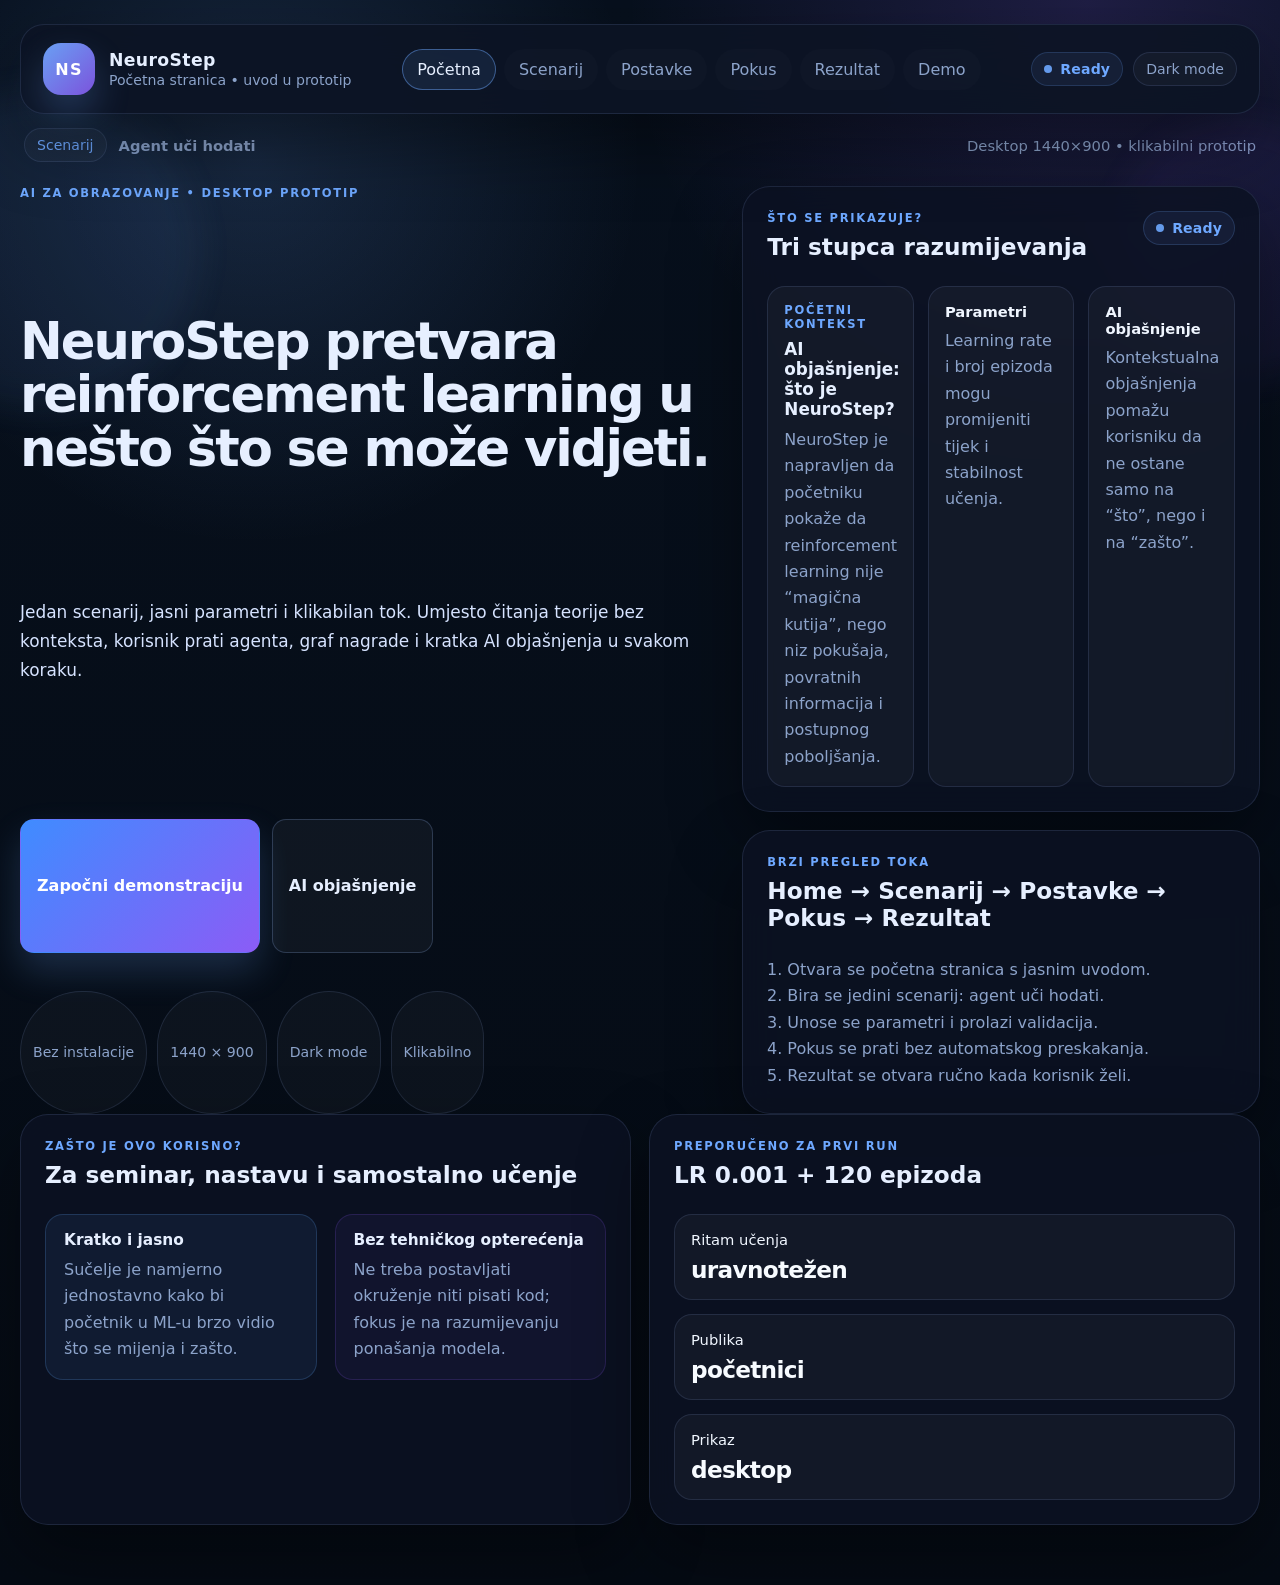
<file: index.html>
<!doctype html>
<html lang="hr">
  <head>
    <meta charset="UTF-8" />
    <meta name="viewport" content="width=device-width, initial-scale=1.0" />
    <title>Početna • NeuroStep</title>
    <meta name="description" content="NeuroStep početna stranica s uvodom u klikalni RL prototip." />
    <meta name="theme-color" content="#08111f" />
    <link rel="stylesheet" href="./css/styles.css" />
  </head>
  <body data-page="home">
    <div class="bg-orb bg-orb-1"></div>
    <div class="bg-orb bg-orb-2"></div>
    <div id="chrome"></div>
    <main id="app" class="page-shell"></main>
    <script type="module" src="./js/pages/home.js"></script>
  </body>
</html>
</file>
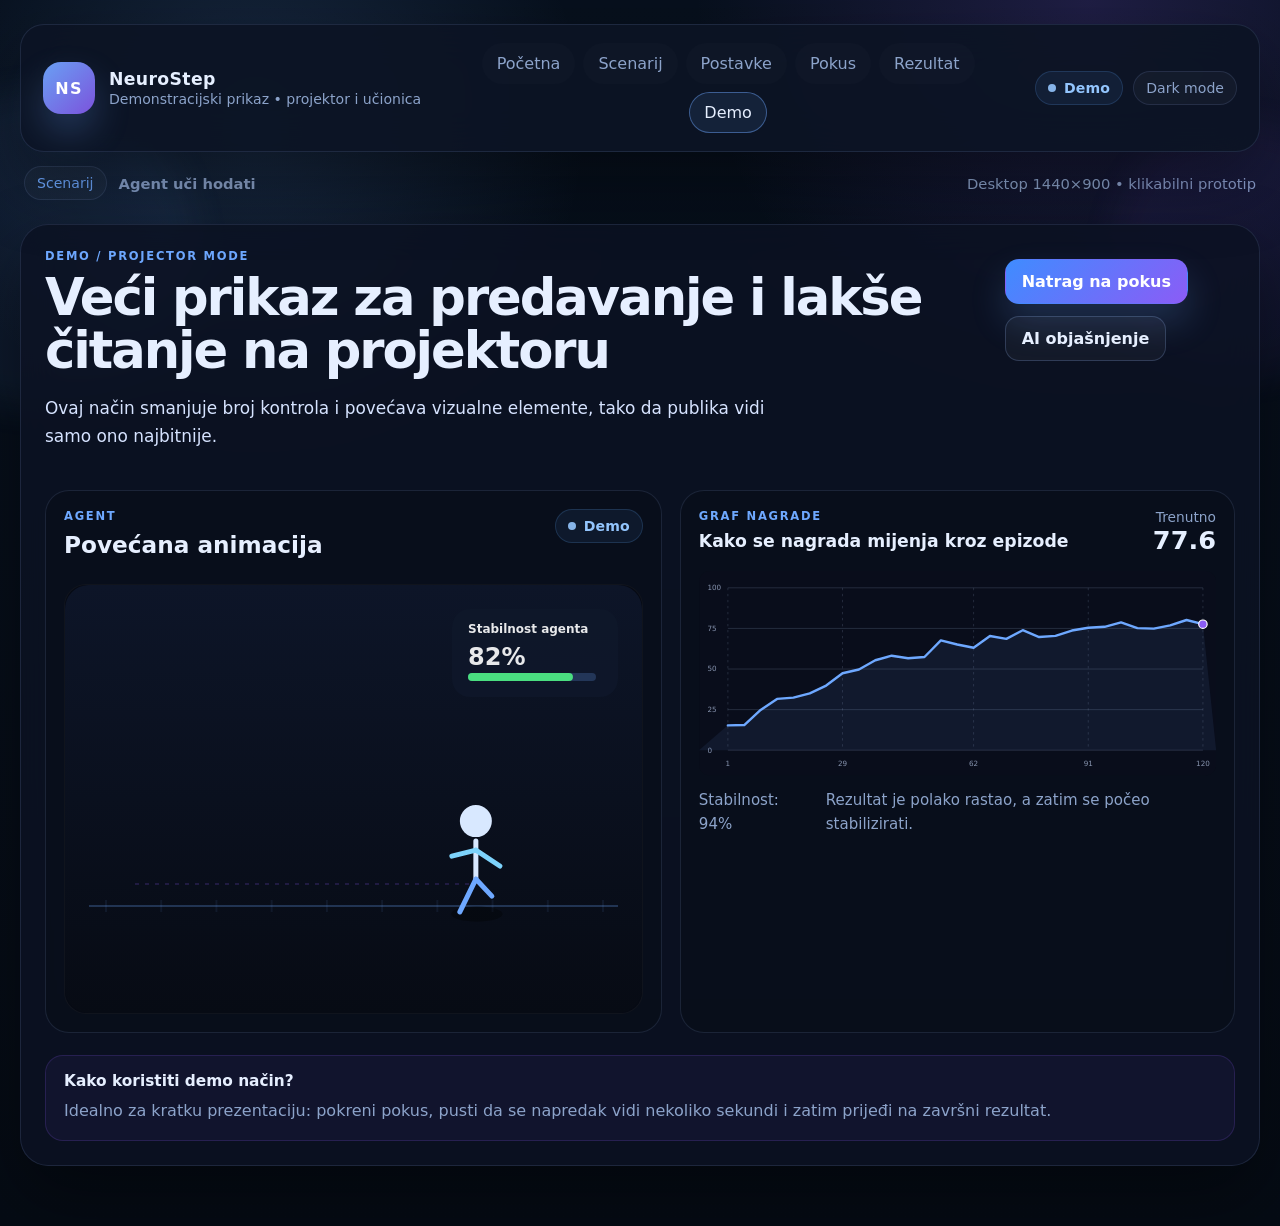
<file: demo.html>
<!doctype html>
<html lang="hr">
  <head>
    <meta charset="UTF-8" />
    <meta name="viewport" content="width=device-width, initial-scale=1.0" />
    <title>Demonstracijski prikaz • NeuroStep</title>
    <meta name="description" content="Veći prikaz za projektor i nastavu." />
    <meta name="theme-color" content="#08111f" />
    <link rel="stylesheet" href="./css/styles.css" />
  </head>
  <body data-page="demo">
    <div class="bg-orb bg-orb-1"></div>
    <div class="bg-orb bg-orb-2"></div>
    <div id="chrome"></div>
    <main id="app" class="page-shell"></main>
    <script type="module" src="./js/pages/demo.js"></script>
  </body>
</html>
</file>
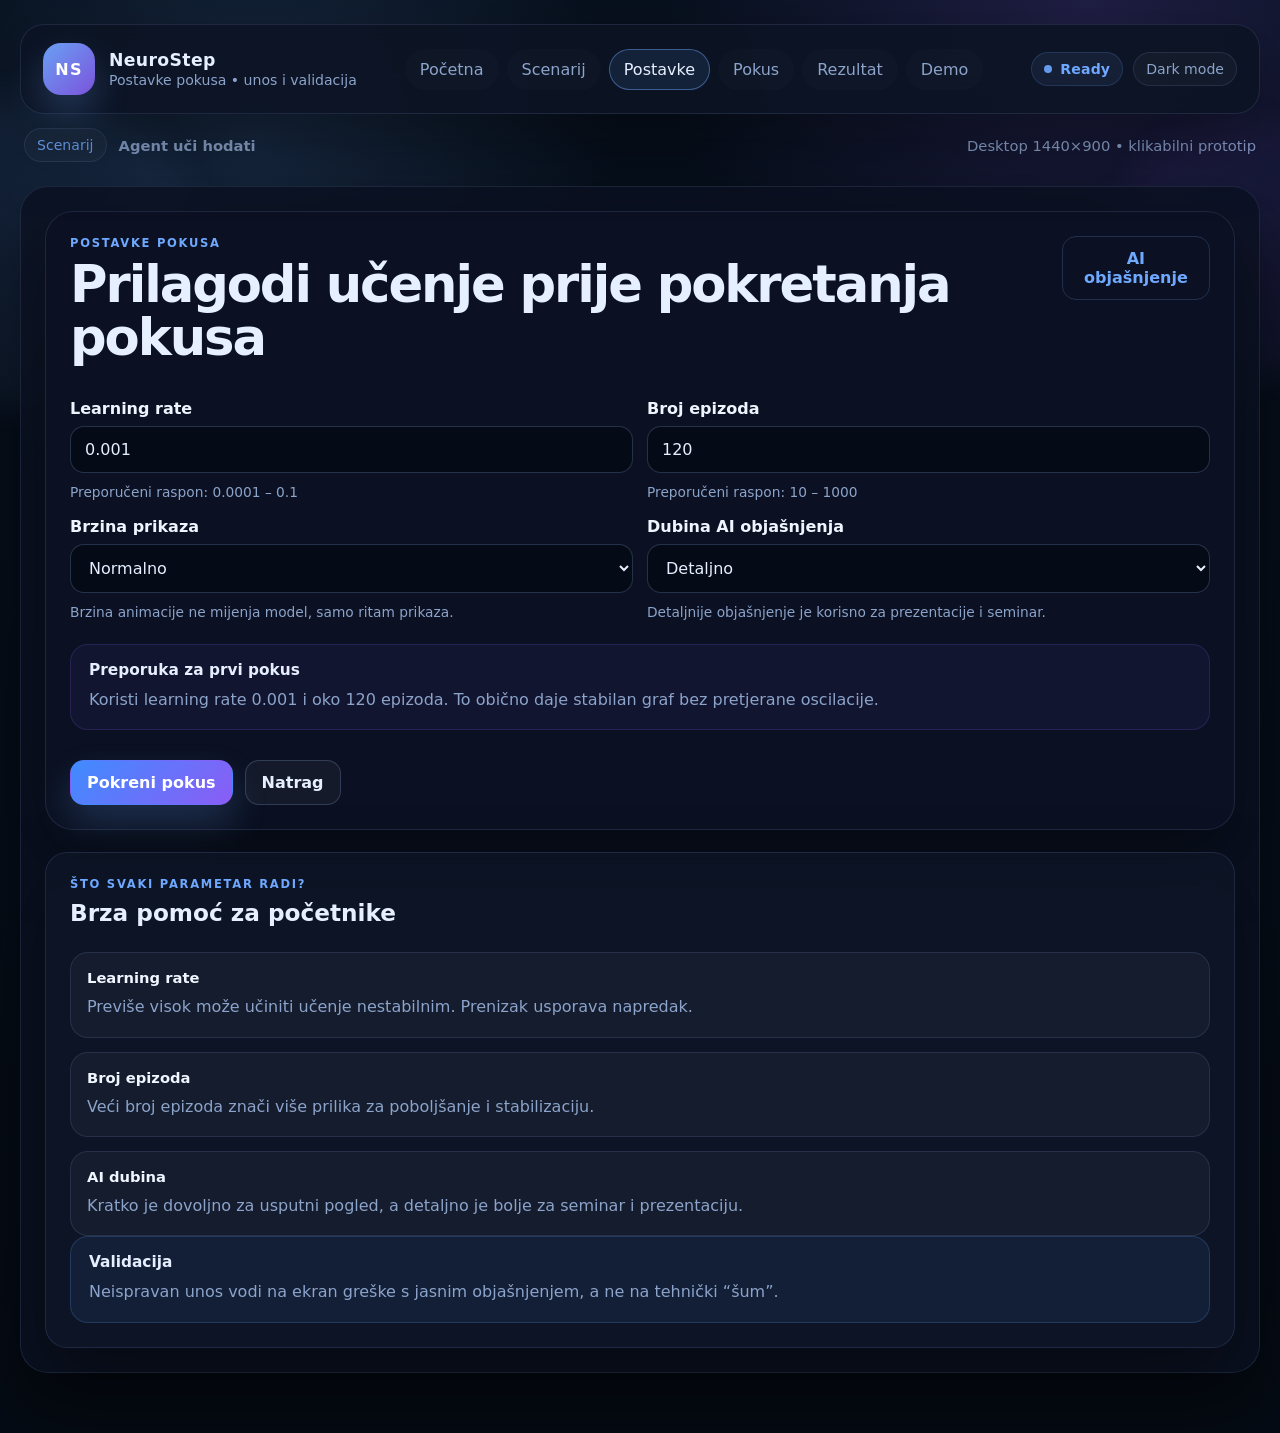
<file: experiment-settings.html>
<!doctype html>
<html lang="hr">
  <head>
    <meta charset="UTF-8" />
    <meta name="viewport" content="width=device-width, initial-scale=1.0" />
    <title>Postavke pokusa • NeuroStep</title>
    <meta name="description" content="Unos parametara i validacija pokusa u NeuroStepu." />
    <meta name="theme-color" content="#08111f" />
    <link rel="stylesheet" href="./css/styles.css" />
  </head>
  <body data-page="experiment-settings">
    <div class="bg-orb bg-orb-1"></div>
    <div class="bg-orb bg-orb-2"></div>
    <div id="chrome"></div>
    <main id="app" class="page-shell"></main>
    <script type="module" src="./js/pages/settings.js"></script>
  </body>
</html>
</file>
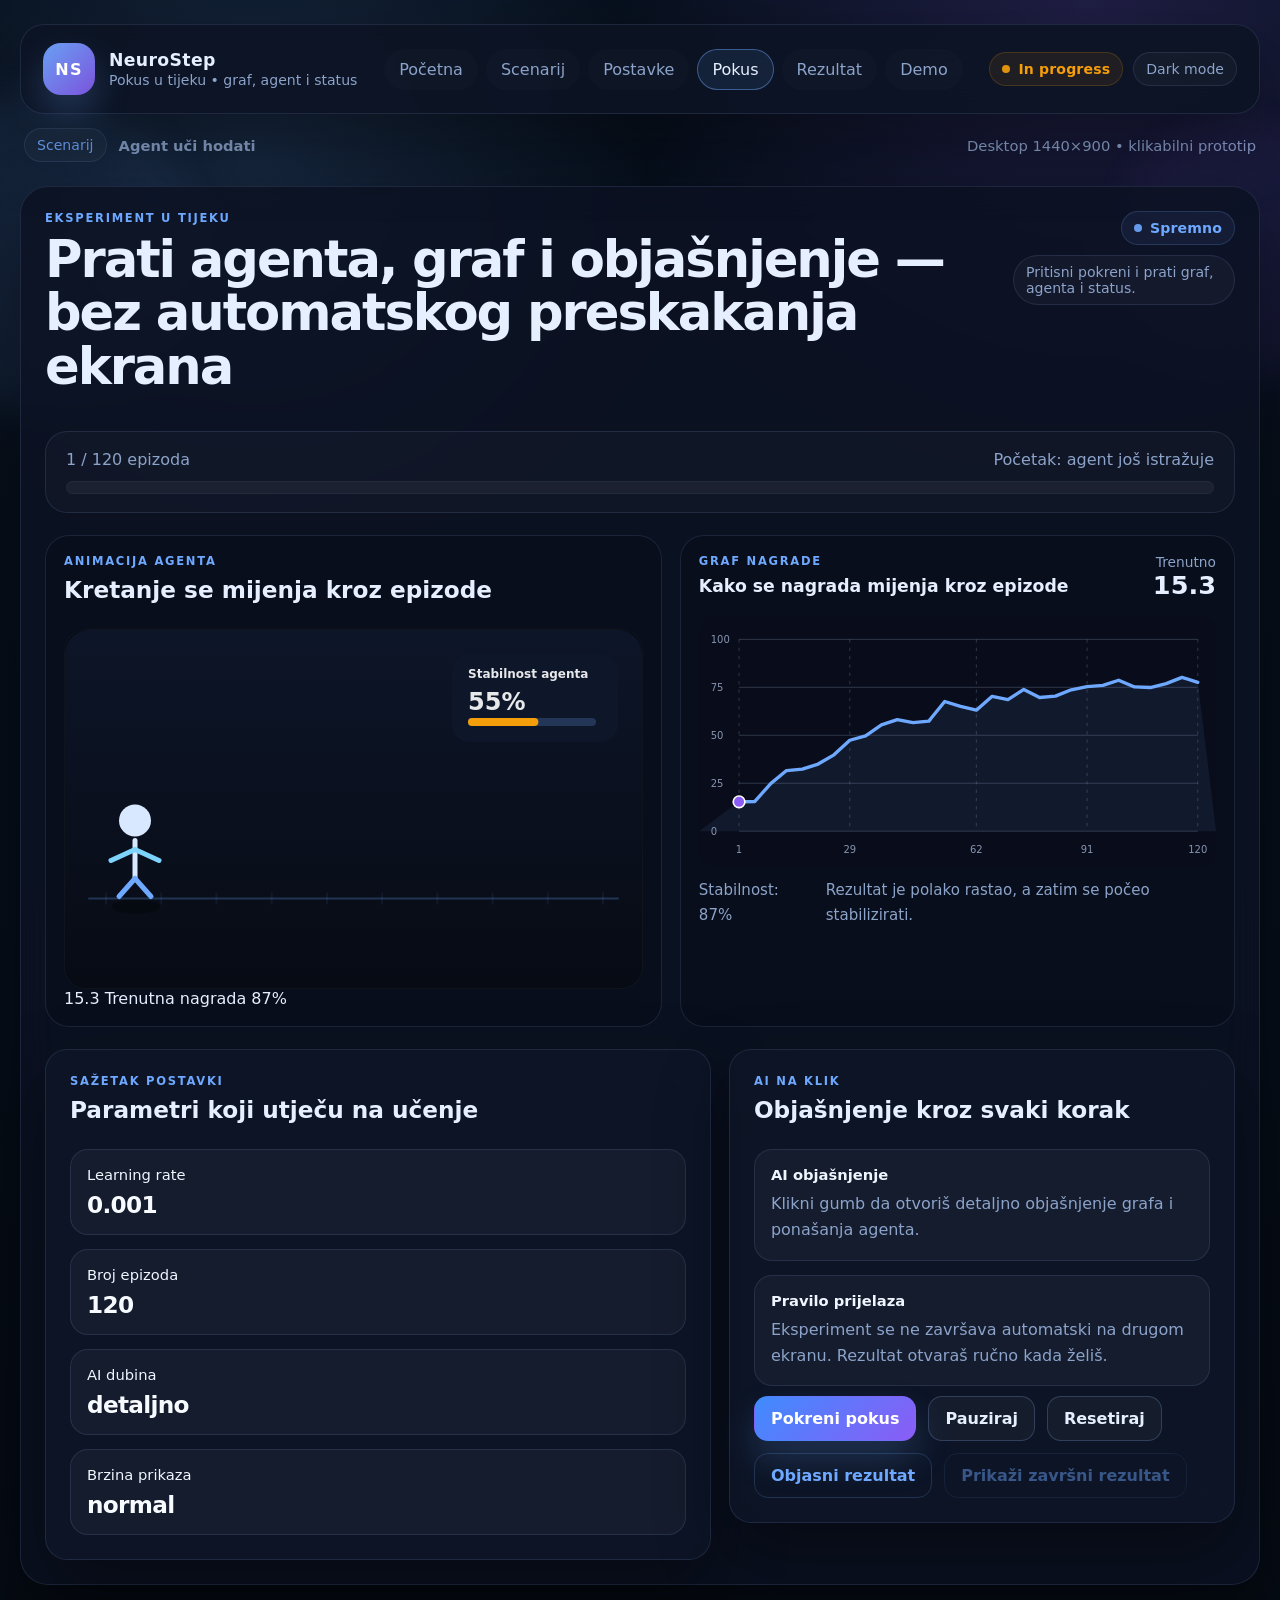
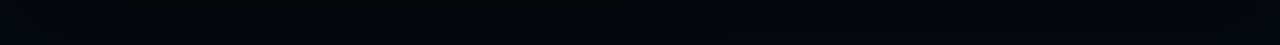
<file: experiment.html>
<!doctype html>
<html lang="hr">
  <head>
    <meta charset="UTF-8" />
    <meta name="viewport" content="width=device-width, initial-scale=1.0" />
    <title>Pokus u tijeku • NeuroStep</title>
    <meta name="description" content="Praćenje agenta, grafa i statusa tijekom učenja." />
    <meta name="theme-color" content="#08111f" />
    <link rel="stylesheet" href="./css/styles.css" />
  </head>
  <body data-page="experiment">
    <div class="bg-orb bg-orb-1"></div>
    <div class="bg-orb bg-orb-2"></div>
    <div id="chrome"></div>
    <main id="app" class="page-shell"></main>
    <script type="module" src="./js/pages/experiment.js"></script>
  </body>
</html>
</file>
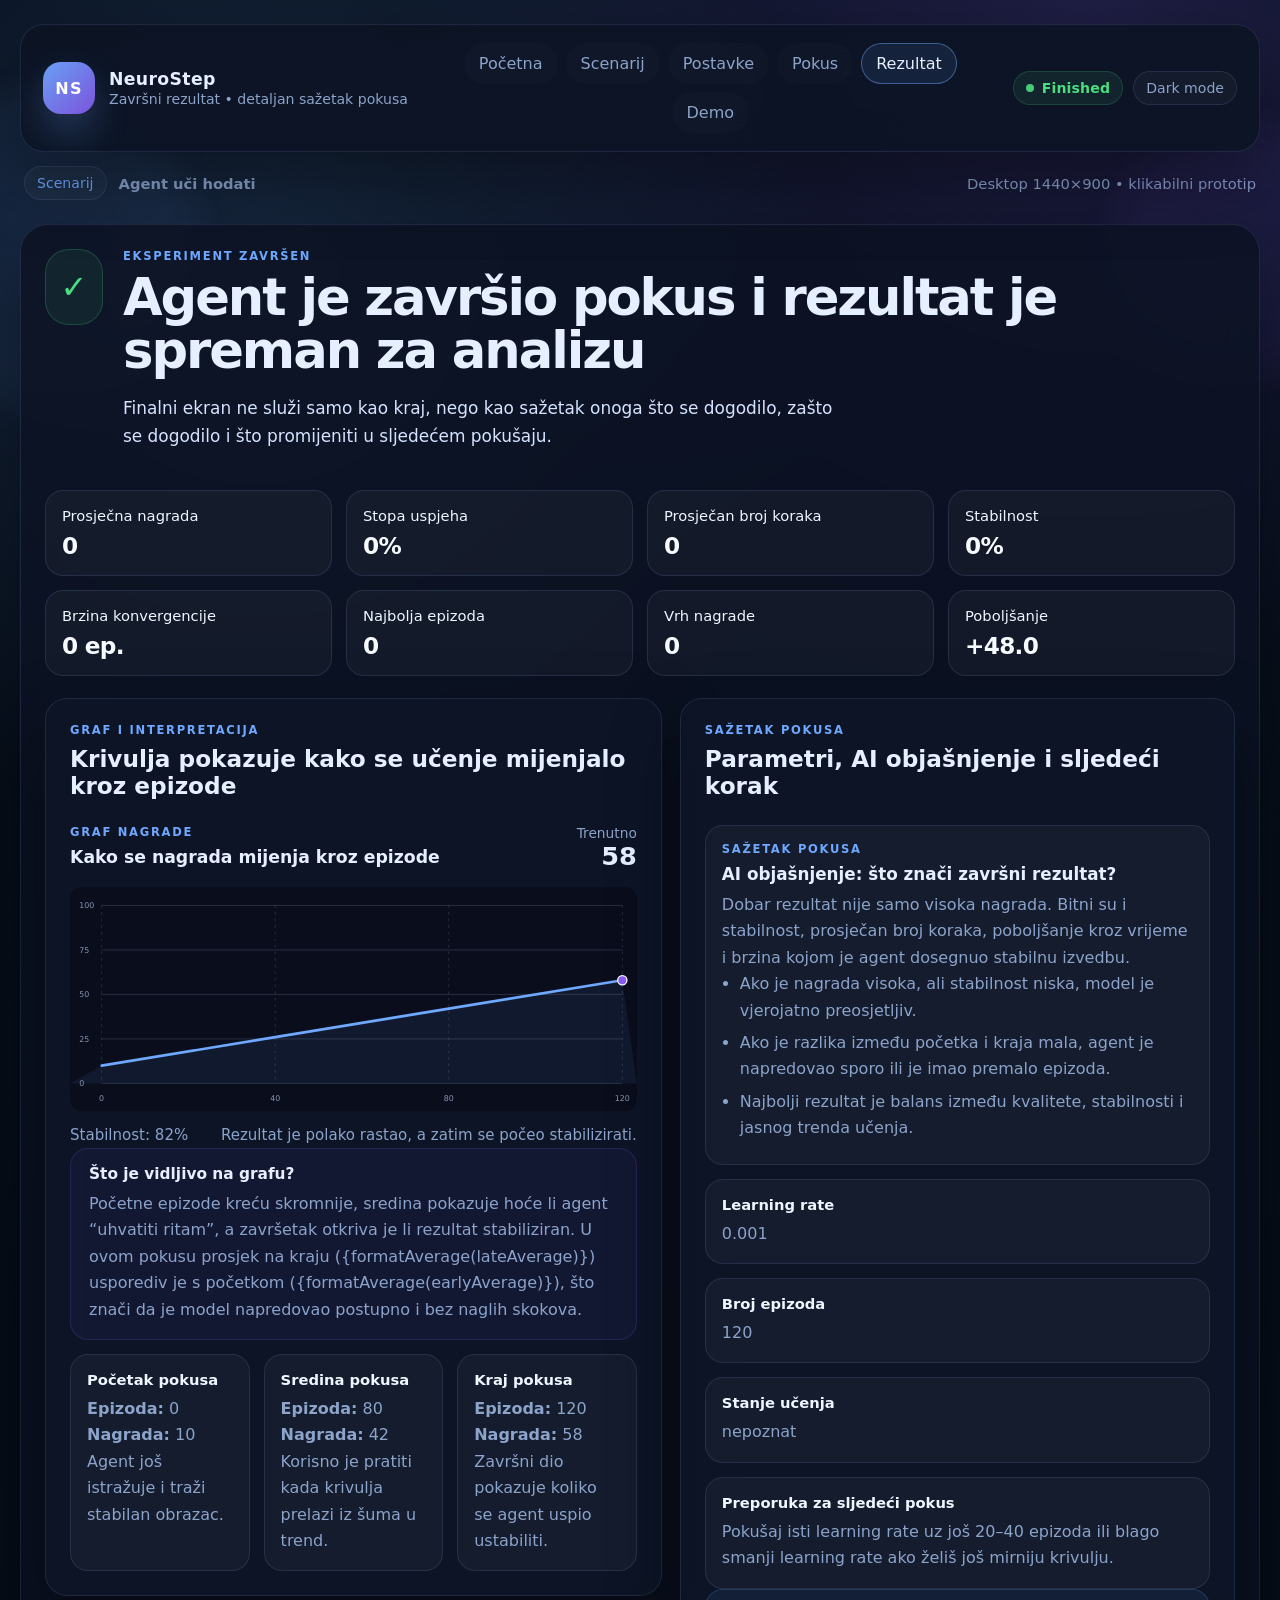
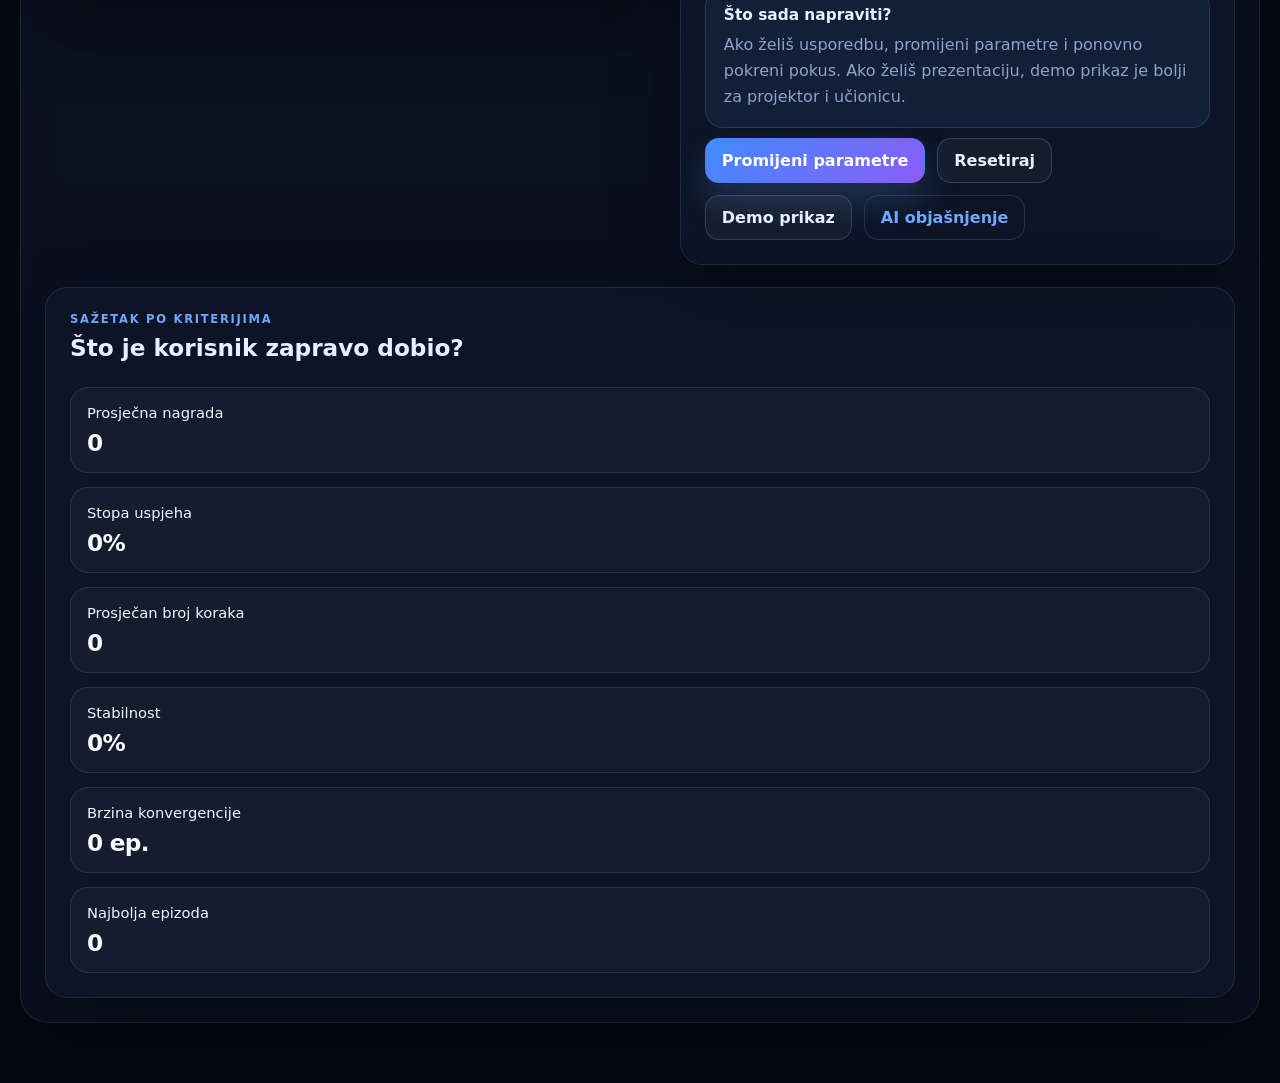
<file: result.html>
<!doctype html>
<html lang="hr">
  <head>
    <meta charset="UTF-8" />
    <meta name="viewport" content="width=device-width, initial-scale=1.0" />
    <title>Završni rezultat • NeuroStep</title>
    <meta name="description" content="Detaljan sažetak rezultata eksperimenta i interpretacija." />
    <meta name="theme-color" content="#08111f" />
    <link rel="stylesheet" href="./css/styles.css" />
  </head>
  <body data-page="result">
    <div class="bg-orb bg-orb-1"></div>
    <div class="bg-orb bg-orb-2"></div>
    <div id="chrome"></div>
    <main id="app" class="page-shell"></main>
    <script type="module" src="./js/pages/result.js"></script>
  </body>
</html>
</file>
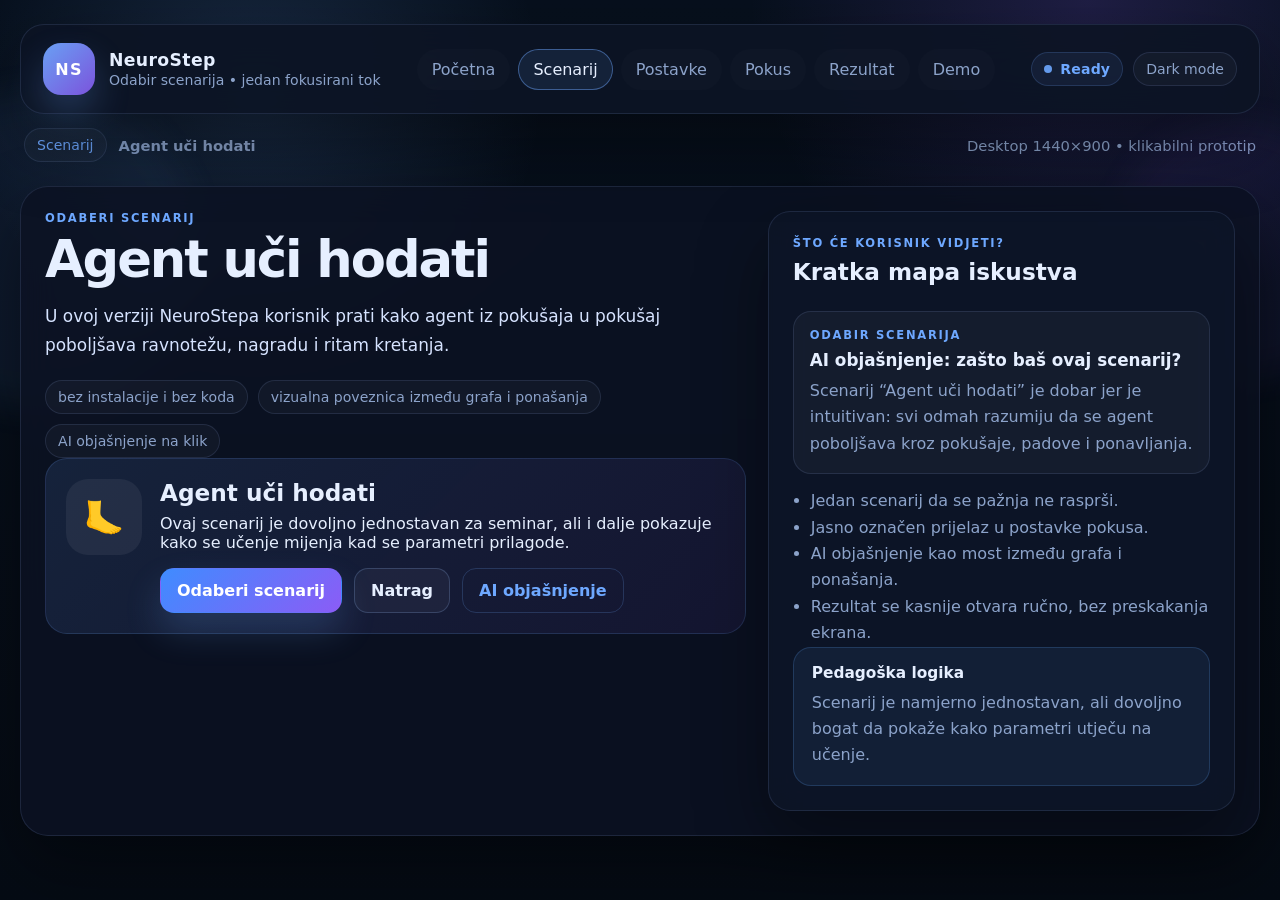
<file: scenario-selection.html>
<!doctype html>
<html lang="hr">
  <head>
    <meta charset="UTF-8" />
    <meta name="viewport" content="width=device-width, initial-scale=1.0" />
    <title>Odabir scenarija • NeuroStep</title>
    <meta name="description" content="Odabir scenarija Agent uči hodati." />
    <meta name="theme-color" content="#08111f" />
    <link rel="stylesheet" href="./css/styles.css" />
  </head>
  <body data-page="scenario-selection">
    <div class="bg-orb bg-orb-1"></div>
    <div class="bg-orb bg-orb-2"></div>
    <div id="chrome"></div>
    <main id="app" class="page-shell"></main>
    <script type="module" src="./js/pages/scenario.js"></script>
  </body>
</html>
</file>
<file: css/styles.css>
:root {
  color-scheme: dark;
  --bg: #08111f;
  --bg-soft: #0d1627;
  --panel: rgba(12, 19, 35, 0.84);
  --panel-strong: rgba(16, 24, 43, 0.96);
  --border: rgba(140, 170, 230, 0.14);
  --border-strong: rgba(140, 170, 230, 0.24);
  --text: #e6efff;
  --muted: #8ca3ca;
  --muted-soft: #64789c;
  --primary: #6ea8ff;
  --primary-strong: #3f8cff;
  --secondary: #8b5cf6;
  --success: #4ade80;
  --warning: #f59e0b;
  --danger: #ef4444;
  --info: #60a5fa;
  --shadow: 0 30px 70px rgba(0, 0, 0, 0.38);
  --radius-xl: 28px;
  --radius-lg: 22px;
  --radius-md: 16px;
  --radius-sm: 12px;
  --container: 1240px;
  --font: Inter, ui-sans-serif, system-ui, -apple-system, BlinkMacSystemFont, "Segoe UI", sans-serif;
}

* {
  box-sizing: border-box;
}

html,
body {
  min-height: 100%;
}

body {
  margin: 0;
  font-family: var(--font);
  background:
    radial-gradient(circle at 20% 10%, rgba(110, 168, 255, 0.16), transparent 22%),
    radial-gradient(circle at 85% 0%, rgba(139, 92, 246, 0.18), transparent 24%),
    linear-gradient(180deg, #07101d 0%, #050b14 100%);
  color: var(--text);
  overflow-x: hidden;
}

body.modal-open {
  overflow: hidden;
}

a {
  color: inherit;
  text-decoration: none;
}

button,
input,
select {
  font: inherit;
}

.page-shell {
  width: min(var(--container), calc(100vw - 40px));
  margin: 0 auto 60px;
  position: relative;
  z-index: 1;
}

.bg-orb {
  position: fixed;
  pointer-events: none;
  filter: blur(18px);
  opacity: 0.75;
  z-index: 0;
}

.bg-orb-1 {
  width: 320px;
  height: 320px;
  background: rgba(110, 168, 255, 0.1);
  top: 90px;
  left: -120px;
  border-radius: 50%;
}

.bg-orb-2 {
  width: 260px;
  height: 260px;
  background: rgba(139, 92, 246, 0.09);
  top: 120px;
  right: -90px;
  border-radius: 50%;
}

.topbar {
  width: min(var(--container), calc(100vw - 40px));
  margin: 24px auto 14px;
  padding: 18px 22px;
  display: flex;
  align-items: center;
  gap: 18px;
  justify-content: space-between;
  background: rgba(13, 20, 36, 0.92);
  border: 1px solid var(--border);
  border-radius: 24px;
  box-shadow: var(--shadow);
  backdrop-filter: blur(20px);
  position: sticky;
  top: 16px;
  z-index: 30;
}

.brand {
  display: flex;
  align-items: center;
  gap: 14px;
  min-width: 210px;
}

.brand-mark {
  width: 52px;
  height: 52px;
  border-radius: 18px;
  display: grid;
  place-items: center;
  background: linear-gradient(135deg, rgba(110, 168, 255, 0.95), rgba(139, 92, 246, 0.88));
  color: white;
  font-weight: 800;
  letter-spacing: 0.08em;
  box-shadow: 0 18px 36px rgba(110, 168, 255, 0.24);
}

.brand-title {
  font-size: 1.08rem;
  font-weight: 800;
  letter-spacing: 0.02em;
}

.brand-subtitle {
  color: var(--muted);
  font-size: 0.88rem;
  margin-top: 2px;
}

.nav {
  display: flex;
  flex-wrap: wrap;
  gap: 8px;
  justify-content: center;
  flex: 1;
}

.nav-link {
  padding: 10px 14px;
  color: var(--muted);
  border-radius: 999px;
  border: 1px solid transparent;
  transition: 0.18s ease;
  background: rgba(255, 255, 255, 0.01);
}

.nav-link:hover {
  border-color: var(--border-strong);
  color: var(--text);
  background: rgba(255, 255, 255, 0.03);
}

.nav-link.is-active {
  color: var(--text);
  border-color: rgba(110, 168, 255, 0.45);
  background: rgba(110, 168, 255, 0.1);
}

.chrome-meta {
  display: flex;
  align-items: center;
  gap: 10px;
}

.theme-pill,
.pill,
.crumb {
  display: inline-flex;
  align-items: center;
  gap: 8px;
  border: 1px solid var(--border);
  background: rgba(255, 255, 255, 0.03);
  color: var(--muted);
  border-radius: 999px;
  padding: 8px 12px;
  font-size: 0.88rem;
}

.crumb {
  color: var(--primary);
}

.status-chip {
  display: inline-flex;
  align-items: center;
  gap: 8px;
  border-radius: 999px;
  padding: 8px 12px;
  font-size: 0.88rem;
  font-weight: 700;
  letter-spacing: 0.01em;
  border: 1px solid transparent;
}

.status-chip::before {
  content: '';
  width: 8px;
  height: 8px;
  border-radius: 50%;
  background: currentColor;
  opacity: 0.9;
}

.tone-ready {
  color: var(--primary);
  background: rgba(110, 168, 255, 0.08);
  border-color: rgba(110, 168, 255, 0.18);
}

.tone-success {
  color: var(--success);
  background: rgba(74, 222, 128, 0.08);
  border-color: rgba(74, 222, 128, 0.18);
}

.tone-warning {
  color: var(--warning);
  background: rgba(245, 158, 11, 0.08);
  border-color: rgba(245, 158, 11, 0.18);
}

.tone-error {
  color: var(--danger);
  background: rgba(239, 68, 68, 0.08);
  border-color: rgba(239, 68, 68, 0.18);
}

.tone-info {
  color: #93c5fd;
  background: rgba(96, 165, 250, 0.08);
  border-color: rgba(96, 165, 250, 0.18);
}

.subheader {
  width: min(var(--container), calc(100vw - 40px));
  margin: 0 auto 24px;
  padding: 0 4px;
  display: flex;
  align-items: center;
  justify-content: space-between;
  color: var(--muted);
  font-size: 0.92rem;
}

.subheader-left,
.subheader-right {
  display: flex;
  align-items: center;
  gap: 12px;
}

.panel {
  background: var(--panel);
  border: 1px solid var(--border);
  border-radius: var(--radius-xl);
  padding: 24px;
  box-shadow: var(--shadow);
  backdrop-filter: blur(18px);
}

.panel.nested {
  background: rgba(15, 23, 42, 0.66);
  border-radius: var(--radius-lg);
}

.panel-head {
  display: flex;
  align-items: flex-start;
  justify-content: space-between;
  gap: 16px;
  margin-bottom: 18px;
}

.eyebrow {
  text-transform: uppercase;
  letter-spacing: 0.15em;
  color: var(--primary);
  font-size: 0.72rem;
  font-weight: 800;
  margin-bottom: 8px;
}

h1,
h2,
h3,
p {
  margin-top: 0;
}

h1 {
  font-size: clamp(2rem, 4vw, 4rem);
  line-height: 1.04;
  letter-spacing: -0.04em;
  margin-bottom: 16px;
}

h2 {
  font-size: 1.45rem;
  margin-bottom: 8px;
}

h3 {
  font-size: 1.08rem;
  margin-bottom: 8px;
}

.lead {
  color: #d6e3ff;
  font-size: 1.06rem;
  line-height: 1.7;
  max-width: 68ch;
}

.hero,
.result-layout,
.experiment-layout,
.settings-layout,
.scenario-layout,
.error-layout,
.demo-layout {
  display: grid;
  gap: 22px;
}

.hero {
  grid-template-columns: minmax(0, 1.15fr) minmax(340px, 0.85fr);
}

.hero-copy,
.hero-side,
.experiment-bottom {
  display: grid;
  gap: 18px;
}

.hero-actions,
.button-row {
  display: flex;
  flex-wrap: wrap;
  gap: 12px;
  margin-top: 10px;
}

.hero-badges,
.scenario-chip-row {
  display: flex;
  flex-wrap: wrap;
  gap: 10px;
  margin-top: 20px;
}

.btn {
  border: 1px solid transparent;
  border-radius: 14px;
  padding: 12px 16px;
  cursor: pointer;
  transition: transform 0.18s ease, background 0.18s ease, border-color 0.18s ease;
  font-weight: 700;
}

.btn:hover {
  transform: translateY(-1px);
}

.btn:disabled {
  opacity: 0.45;
  cursor: not-allowed;
  transform: none;
}

.btn-primary {
  color: white;
  background: linear-gradient(135deg, var(--primary-strong), var(--secondary));
  box-shadow: 0 18px 36px rgba(110, 168, 255, 0.2);
}

.btn-secondary {
  color: var(--text);
  background: rgba(255, 255, 255, 0.04);
  border-color: var(--border-strong);
}

.btn-ghost {
  color: var(--primary);
  background: transparent;
  border-color: rgba(110, 168, 255, 0.2);
}

.section-grid,
.two-col,
.result-grid,
.demo-grid,
.experiment-grid {
  display: grid;
  gap: 18px;
}

.section-grid,
.two-col {
  grid-template-columns: repeat(2, minmax(0, 1fr));
}

.experiment-grid,
.result-grid,
.demo-grid {
  grid-template-columns: minmax(0, 1fr) minmax(340px, 0.9fr);
}

.story-grid,
.info-stack,
.mini-metrics,
.form-grid {
  display: grid;
  gap: 14px;
}

.story-grid {
  grid-template-columns: repeat(3, minmax(0, 1fr));
}

.info-card,
.metric-card {
  padding: 16px;
  border-radius: 18px;
  background: rgba(255, 255, 255, 0.035);
  border: 1px solid var(--border);
}

.info-card strong,
.metric-label {
  display: block;
  color: #f0f6ff;
  font-size: 0.92rem;
  margin-bottom: 8px;
}

.info-card p,
.metric-note,
.muted-text,
.step-list,
.field small,
.chart-foot,
.callout p,
.bullet-list {
  color: var(--muted);
  line-height: 1.65;
  margin-bottom: 0;
}

.metric-value {
  font-size: 1.45rem;
  font-weight: 800;
  letter-spacing: -0.03em;
  color: #f7fbff;
}

.metric-note {
  margin-top: 8px;
  font-size: 0.92rem;
}

.step-list {
  padding-left: 20px;
}

.callout {
  border-radius: 18px;
  padding: 16px 18px;
  border: 1px solid var(--border);
  background: rgba(255, 255, 255, 0.03);
}

.callout strong {
  display: block;
  margin-bottom: 8px;
  font-size: 0.96rem;
}

.callout-info {
  background: rgba(96, 165, 250, 0.08);
  border-color: rgba(96, 165, 250, 0.2);
}

.callout-soft {
  background: rgba(139, 92, 246, 0.06);
  border-color: rgba(139, 92, 246, 0.18);
}

.callout-danger {
  background: rgba(239, 68, 68, 0.08);
  border-color: rgba(239, 68, 68, 0.2);
}

.scenario-layout {
  grid-template-columns: minmax(0, 1.08fr) minmax(300px, 0.72fr);
}

.scenario-card {
  display: flex;
  gap: 18px;
  padding: 20px;
  border-radius: 22px;
  border: 1px solid rgba(110, 168, 255, 0.16);
  background: linear-gradient(135deg, rgba(110, 168, 255, 0.12), rgba(139, 92, 246, 0.08));
}

.scenario-icon {
  width: 76px;
  height: 76px;
  border-radius: 22px;
  display: grid;
  place-items: center;
  font-size: 2rem;
  background: rgba(255, 255, 255, 0.06);
}

.scenario-content {
  flex: 1;
}

.settings-form {
  display: grid;
  gap: 20px;
}

.field {
  display: grid;
  gap: 8px;
}

.field span {
  font-weight: 700;
  color: #eff5ff;
}

.field input,
.field select {
  width: 100%;
  background: rgba(4, 10, 19, 0.72);
  border: 1px solid var(--border-strong);
  color: var(--text);
  border-radius: 14px;
  padding: 13px 14px;
  outline: none;
}

.field input:focus,
.field select:focus {
  border-color: rgba(110, 168, 255, 0.56);
  box-shadow: 0 0 0 3px rgba(110, 168, 255, 0.1);
}

.field small {
  font-size: 0.86rem;
}

.form-grid {
  grid-template-columns: repeat(2, minmax(0, 1fr));
}

.experiment-topbar,
.result-hero,
.demo-top,
.error-hero {
  display: flex;
  align-items: flex-start;
  justify-content: space-between;
  gap: 20px;
}

.experiment-status {
  display: flex;
  flex-wrap: wrap;
  gap: 10px;
  justify-content: flex-end;
}

.progress-block {
  padding: 18px 20px;
  border-radius: 22px;
  background: rgba(255, 255, 255, 0.025);
  border: 1px solid var(--border);
}

.progress-head {
  display: flex;
  justify-content: space-between;
  gap: 18px;
  color: var(--muted);
  margin-bottom: 12px;
}

.progress-track {
  height: 13px;
  background: rgba(255, 255, 255, 0.05);
  border-radius: 999px;
  overflow: hidden;
  border: 1px solid rgba(255, 255, 255, 0.04);
}

.progress-fill {
  height: 100%;
  border-radius: inherit;
  background: linear-gradient(90deg, var(--primary), var(--secondary));
  box-shadow: 0 0 22px rgba(110, 168, 255, 0.34);
  transition: width 0.25s ease;
}

.visual-panel,
.chart-panel {
  background: rgba(9, 14, 26, 0.72);
  border: 1px solid var(--border);
  border-radius: 24px;
  padding: 18px;
}

.visual-panel.large,
.chart-panel.large {
  min-height: 530px;
}

.agent-canvas {
  width: 100%;
  height: 360px;
  display: block;
  border-radius: 22px;
  border: 1px solid rgba(255, 255, 255, 0.04);
  background: rgba(7, 11, 20, 0.9);
}

.agent-canvas-large {
  height: 430px;
}

.chart-card {
  display: grid;
  gap: 12px;
}

.chart-head {
  display: flex;
  justify-content: space-between;
  gap: 16px;
  align-items: flex-start;
}

.chart-summary {
  min-width: 100px;
  text-align: right;
}

.chart-summary span {
  display: block;
  color: var(--muted);
  font-size: 0.86rem;
}

.chart-summary strong {
  font-size: 1.6rem;
}

.reward-chart {
  width: 100%;
  height: auto;
  display: block;
}

.chart-axis-label {
  fill: rgba(184, 201, 233, 0.72);
  font-size: 12px;
  font-family: var(--font);
}

.chart-foot {
  display: flex;
  justify-content: space-between;
  gap: 16px;
  font-size: 0.94rem;
}

.experiment-bottom {
  grid-template-columns: minmax(0, 1fr) minmax(320px, 0.76fr);
  align-items: start;
}

.result-metrics {
  grid-template-columns: repeat(4, minmax(0, 1fr));
}

.result-grid {
  align-items: start;
}
.three-snapshot-grid {
  display: grid;
  gap: 14px;
  grid-template-columns: repeat(3, minmax(0, 1fr));
  margin-top: 14px;
}

.error-layout {
  max-width: 1000px;
  margin: 0 auto;
}

.success-badge,
.error-icon {
  width: 76px;
  height: 76px;
  border-radius: 24px;
  display: grid;
  place-items: center;
  font-size: 2rem;
  font-weight: 900;
}

.success-badge {
  color: var(--success);
  background: rgba(74, 222, 128, 0.08);
  border: 1px solid rgba(74, 222, 128, 0.2);
}

.error-icon {
  color: var(--danger);
  background: rgba(239, 68, 68, 0.09);
  border: 1px solid rgba(239, 68, 68, 0.2);
}

.bullet-list {
  padding-left: 18px;
  margin: 0;
}

.bullet-list.compact li {
  margin-bottom: 6px;
}

.modal {
  position: fixed;
  inset: 0;
  display: none;
  z-index: 100;
}

.modal.is-open {
  display: grid;
  place-items: center;
}

.modal-backdrop {
  position: absolute;
  inset: 0;
  background: rgba(0, 0, 0, 0.56);
  backdrop-filter: blur(8px);
}

.modal-panel {
  position: relative;
  width: min(760px, calc(100vw - 24px));
  background: rgba(10, 16, 29, 0.98);
  border: 1px solid rgba(110, 168, 255, 0.18);
  border-radius: 28px;
  box-shadow: var(--shadow);
  padding: 24px;
  z-index: 1;
}

.modal-close {
  position: absolute;
  top: 16px;
  right: 16px;
}

.modal-hero {
  padding-right: 42px;
}

.modal-body {
  display: grid;
  gap: 18px;
  margin-top: 12px;
}

.modal-actions {
  display: flex;
  justify-content: flex-end;
  margin-top: 18px;
}

.icon-button {
  width: 40px;
  height: 40px;
  border: 1px solid var(--border);
  border-radius: 999px;
  background: rgba(255, 255, 255, 0.03);
  color: var(--text);
  cursor: pointer;
}

.ai-list-title {
  color: var(--primary);
  font-size: 0.86rem;
  text-transform: uppercase;
  letter-spacing: 0.14em;
  font-weight: 800;
}

.ai-topic h3 {
  font-size: 1.05rem;
  margin-bottom: 8px;
}

.ai-topic p {
  color: var(--muted);
  line-height: 1.65;
}

@media (max-width: 1120px) {
  .hero,
  .scenario-layout,
  .experiment-grid,
  .experiment-bottom,
  .result-grid,
  .demo-grid,
  .section-grid,
  .two-col {
    grid-template-columns: 1fr;
  }

  .story-grid,
  .form-grid,
  .result-metrics {
    grid-template-columns: repeat(2, minmax(0, 1fr));
  }

  .topbar {
    flex-wrap: wrap;
  }

  .nav {
    order: 3;
    width: 100%;
    justify-content: flex-start;
  }
}

@media (max-width: 720px) {
  .page-shell,
  .topbar,
  .subheader {
    width: calc(100vw - 18px);
  }

  .story-grid,
  .form-grid,
  .result-metrics {
    grid-template-columns: 1fr;
  }

  .experiment-topbar,
  .result-hero,
  .demo-top,
  .error-hero,
  .progress-head,
  .chart-head,
  .chart-foot,
  .panel-head {
    flex-direction: column;
  }

  .chrome-meta {
    width: 100%;
    justify-content: flex-start;
  }

  .chart-summary {
    text-align: left;
  }
}
</file>
